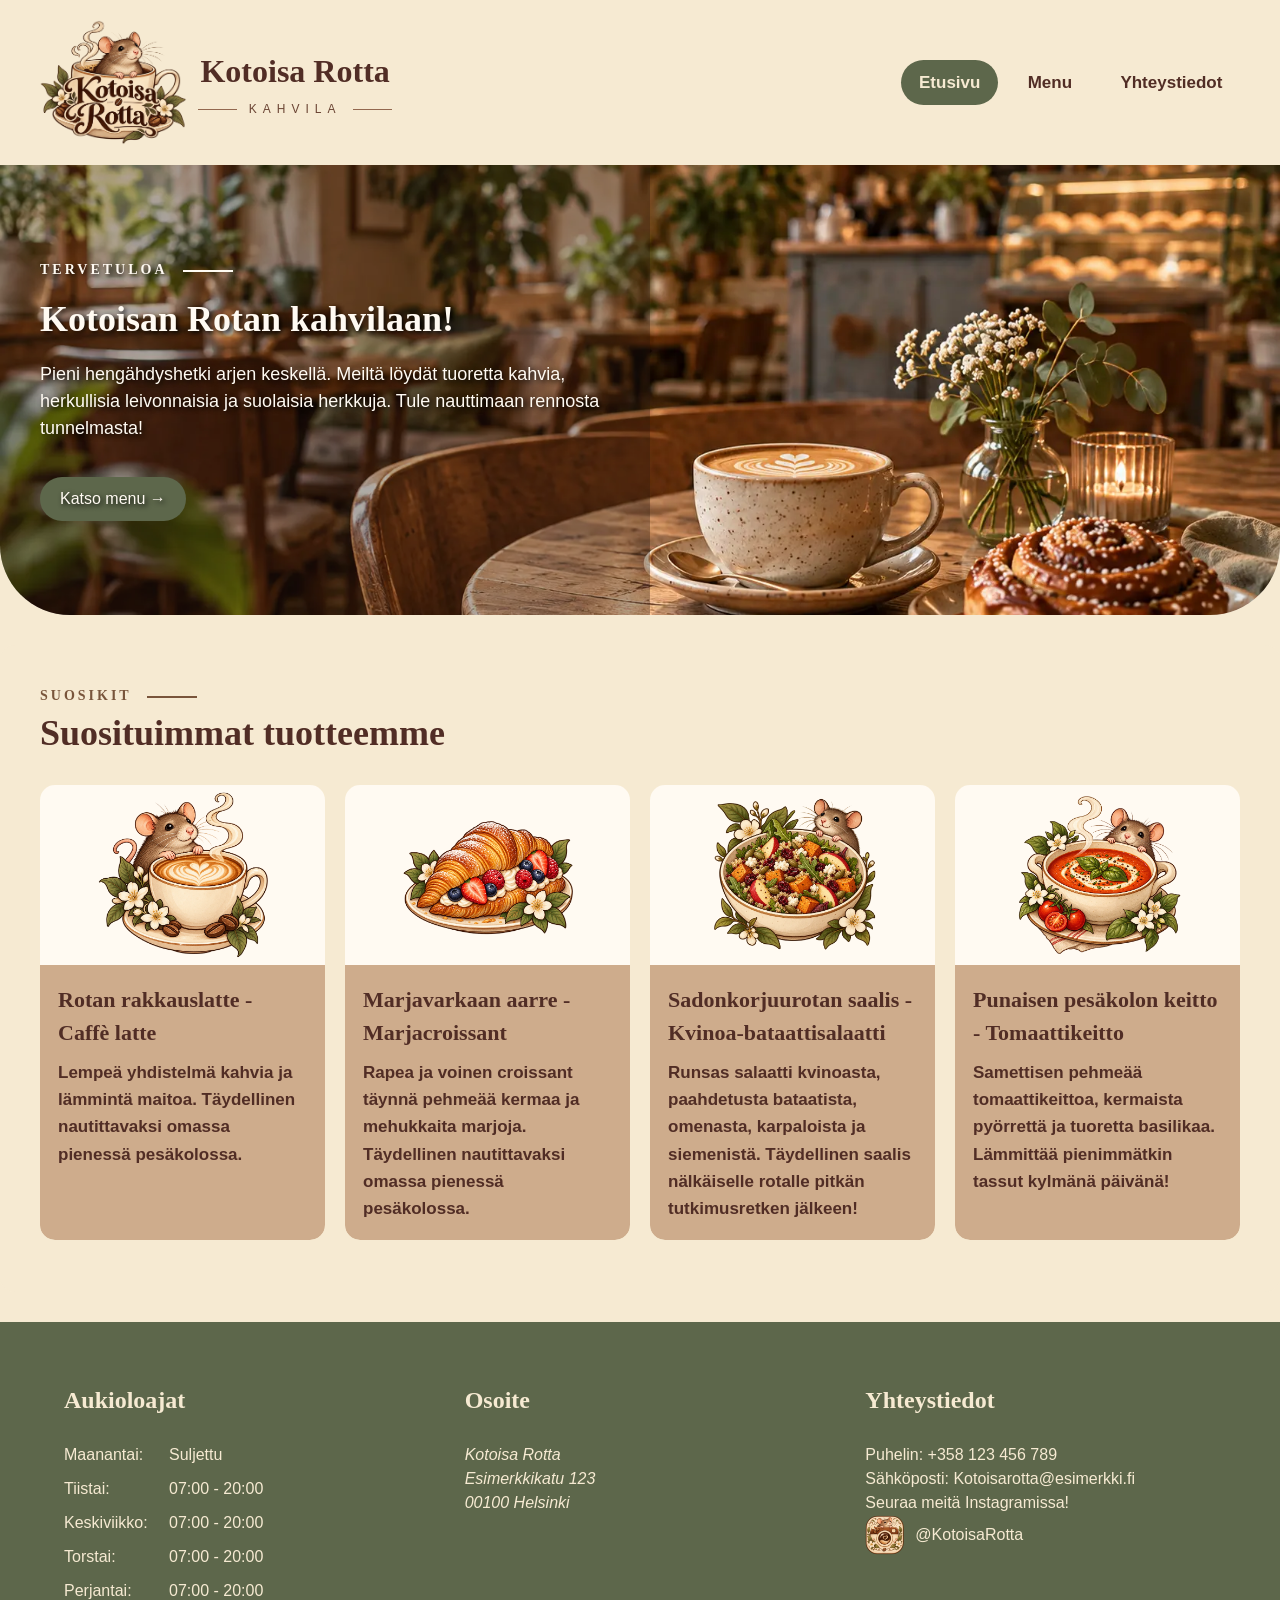
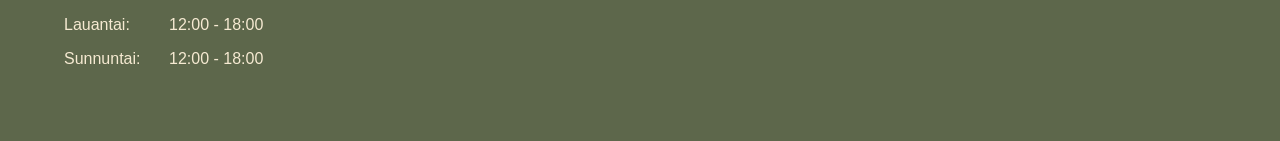
<file: index.html>
<!DOCTYPE html>
<html lang="fi">
<head>
    <meta charset="UTF-8">
    <meta name="viewport" content="width=device-width, initial-scale=1.0">
    <title>KotoisaRotta</title>
    <link rel="stylesheet" href="css/style.css">
</head>
<body>
    <header>

        <!-- Logo ja kahvilan nimi tulevat tässä. Näyttää hyvältä mutta ei varmasti parastaåa -->
        <div class="logo-alue">
            <img src="kuvat/Logo.webp" 
                alt="Kotoisa Rotta Logo"
                width="1254"
                height="1254">
            <div class="logo-teksti"> 
                <h1>Kotoisa Rotta</h1>
                <div class="kahvila-rivi"> 
                    <span>KAHVILA</span>
                </div>
            </div>
        </div>


        <!-- class="active" Tarkoitus on että se näyttää aktiiviselta eli valitulta sivulta! -->
        <nav>
           <a class="active" href="index.html">Etusivu</a>
            <a href="menu.html">Menu</a>
            <a href="yhteystiedot.html">Yhteystiedot</a>
        </nav>
    </header>

    <!-- Kahvilan esittely. teksi tulee kuvan päälle -->
    <main>
        <section class="esittely">
            <img src="kuvat/KahvilanKuva.webp"
                alt="Kotoisan Rotan viihtyisä kahvilatila"
                width="1672"
                height="941">

            <div class="esittely-teksti">

                <p class="tervetuloa">Tervetuloa</p>
                <h2>Kotoisan Rotan kahvilaan!</h2>

                <p>Pieni hengähdyshetki arjen keskellä.
                Meiltä löydät tuoretta kahvia, herkullisia
                leivonnaisia ja suolaisia herkkuja.
                Tule nauttimaan rennosta tunnelmasta!</p>

             <a href="menu.html">Katso menu →</a>

            </div>
        </section>  
    

    <!-- Tähän tulee tuotekortit esittely kaikista suosikki tuotteista -->

    <section class="suosikit">

        <div class="suosikki-otsikko">
            <div>
                <h3>SUOSIKIT</h3>
                <h2>Suosituimmat tuotteemme</h2>
            </div>
        </div>



        <!-- Tuotekaruselli -->
        <div class="karuselli">
       

        <!-- Tuotekortittien Grid -->
            <div class="tuotekortit" id="suosikki-karuselli">

                <article class="tuotekortti">
                    <img src="kuvat/Menu/latte.webp" 
                    alt="Latte"
                    width="1254"
                    height="1254">

                    <div class="kortti-teksti">
                        <h3>Rotan rakkauslatte - Caffè latte</h3>
                        <p>Lempeä yhdistelmä kahvia ja lämmintä maitoa. 
                        Täydellinen nautittavaksi omassa pienessä pesäkolossa.</p>
                    </div>
                </article>

                <article class="tuotekortti">
                    <img src="kuvat/Menu/Croisantti.webp" 
                    alt="Croisantti"
                    width="1254"
                    height="1254">
                    <div class="kortti-teksti">
                        <h3>Marjavarkaan aarre - Marjacroissant</h3>
                        <p>Rapea ja voinen croissant täynnä pehmeää kermaa ja mehukkaita marjoja. 
                        Täydellinen nautittavaksi omassa pienessä pesäkolossa.</p>
                    </div>
                </article>

                <article class="tuotekortti">
                    <img src="kuvat/Menu/syyssalaatti.webp" 
                    alt="syyssalaatti"
                    width="1254"
                    height="1254">
                    <div class="kortti-teksti">
                        <h3>Sadonkorjuurotan saalis - Kvinoa-bataattisalaatti</h3>
                        <p>Runsas salaatti kvinoasta, paahdetusta bataatista, omenasta, karpaloista ja siemenistä. 
                        Täydellinen saalis nälkäiselle rotalle pitkän tutkimusretken jälkeen!</p>
                    </div>
                </article>
        
                <article class="tuotekortti">
                    <img src="kuvat/Menu/tomaattikeitto.webp" 
                    alt="tomaattikeitto"
                    width="1254"
                    height="1254">
                    <div class="kortti-teksti">
                            <h3>Punaisen pesäkolon keitto - Tomaattikeitto</h3>
                            <p>Samettisen pehmeää tomaattikeittoa, kermaista pyörrettä ja tuoretta basilikaa.
                            Lämmittää pienimmätkin tassut kylmänä päivänä!</p>
                        </div>
                    </article>
                </div>       
            </div>
        </section>
    </main>

 
   <footer>
        <div class="footer-sisalto">

            <!-- Aukioloajat -->
            <div class="footer-osio">
                <h3>Aukioloajat</h3>
                <ol>
                    <li><span>Maanantai:</span> <span>Suljettu</span></li>
                    <li><span>Tiistai:</span> <span>07:00 - 20:00</span></li>
                    <li><span>Keskiviikko:</span> <span>07:00 - 20:00</span></li>
                    <li><span>Torstai:</span> <span>07:00 - 20:00</span></li>
                    <li><span>Perjantai:</span> <span>07:00 - 20:00</span></li>
                    <li><span>Lauantai:</span> <span>12:00 - 18:00</span></li>
                    <li><span>Sunnuntai:</span> <span>12:00 - 18:00</span></li>
                </ol>
            </div>

            <!-- sijainti -->
            <div class="footer-osio">
                <h3>Osoite</h3>
                <address>
                    <P>Kotoisa Rotta</P>
                    <p>Esimerkkikatu 123</p> 
                    <p>00100 Helsinki</p>
                </address>
    
            </div>
           

              <!-- Yhteystiedot ja Instagram -->
            <div class="footer-osio">
                <h3>Yhteystiedot</h3>

                <p>Puhelin: +358 123 456 789</p>
                <p>Sähköposti: Kotoisarotta@esimerkki.fi</p>

                <div class="sosiaalinen-media">
                    <p>Seuraa meitä Instagramissa!</p>

                    <div class="instagram-rivi">
                        <img src="kuvat/Kamera.webp"
                         alt=""
                         width="40"
                         height="40">
                        <span>@KotoisaRotta</span>
                    </div>
                </div>
            </div>
        </div>
    </footer>   
  
</body>
</html>
</file>
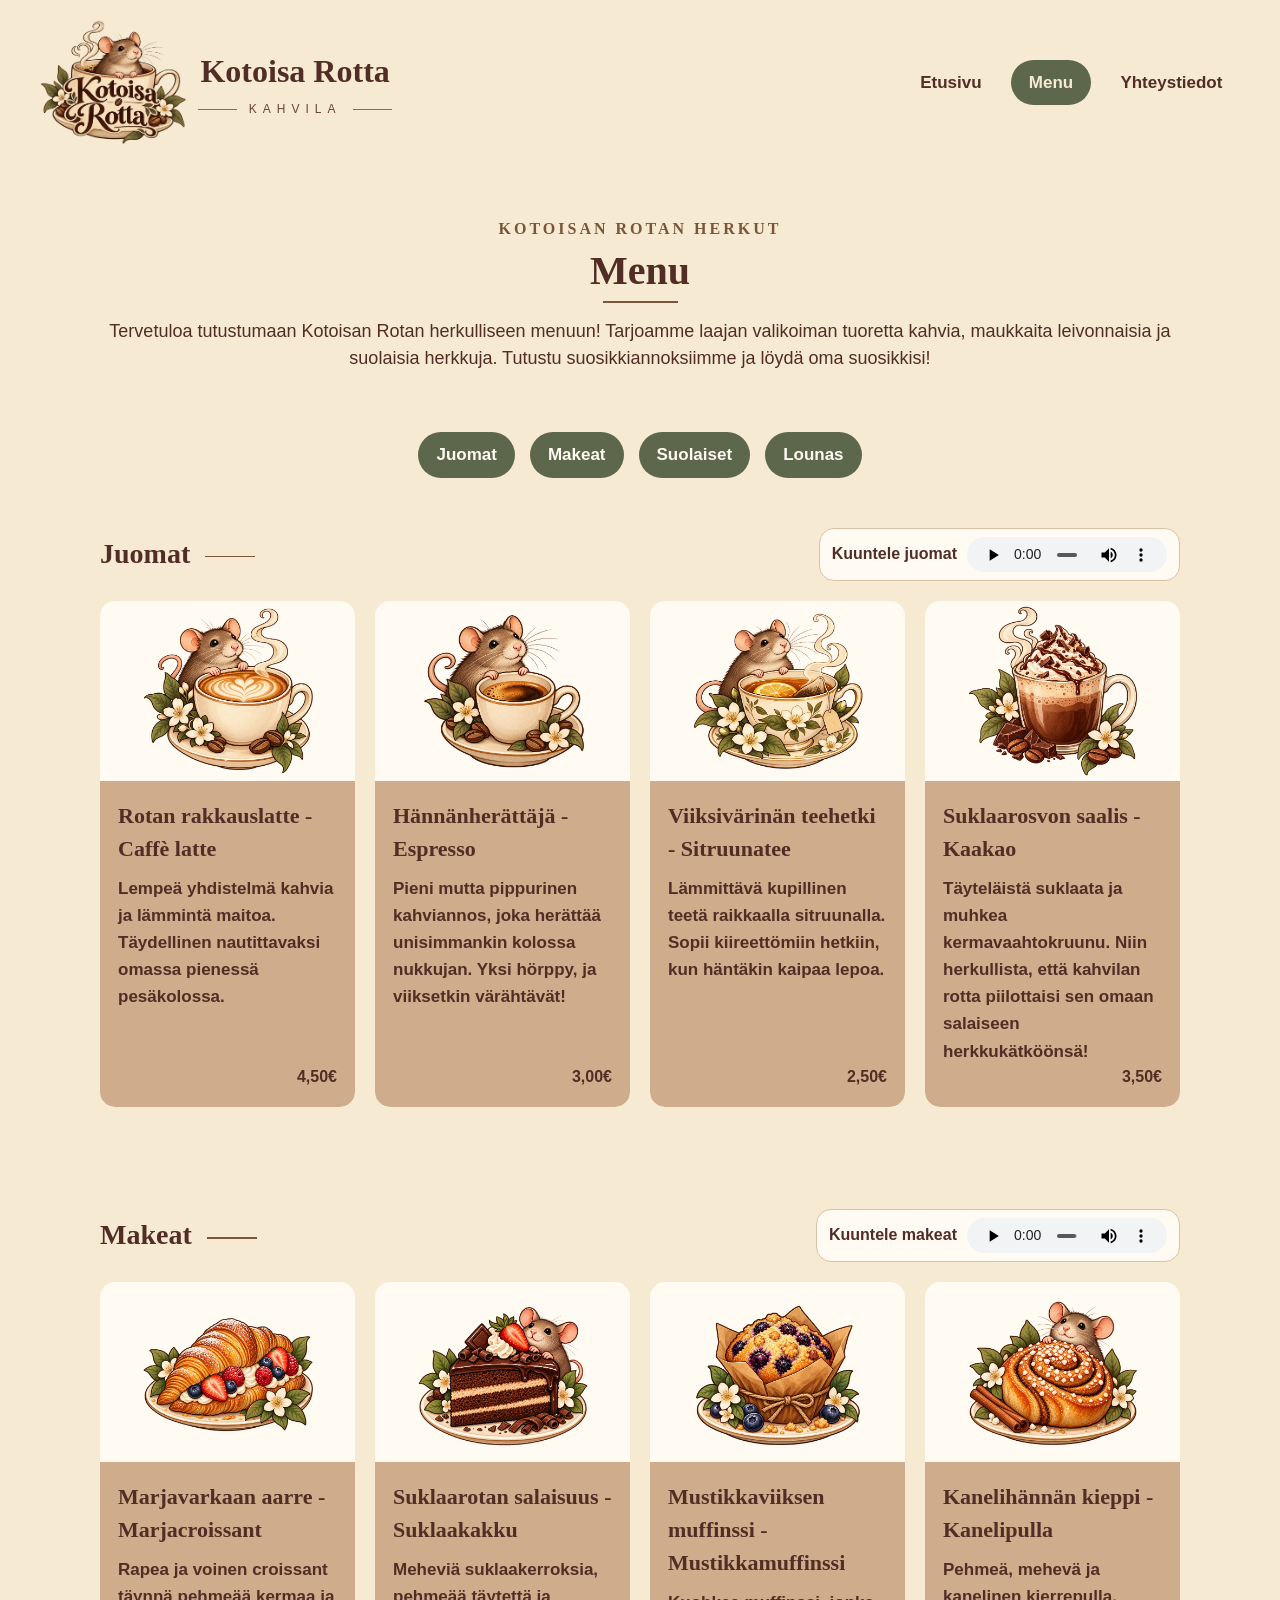
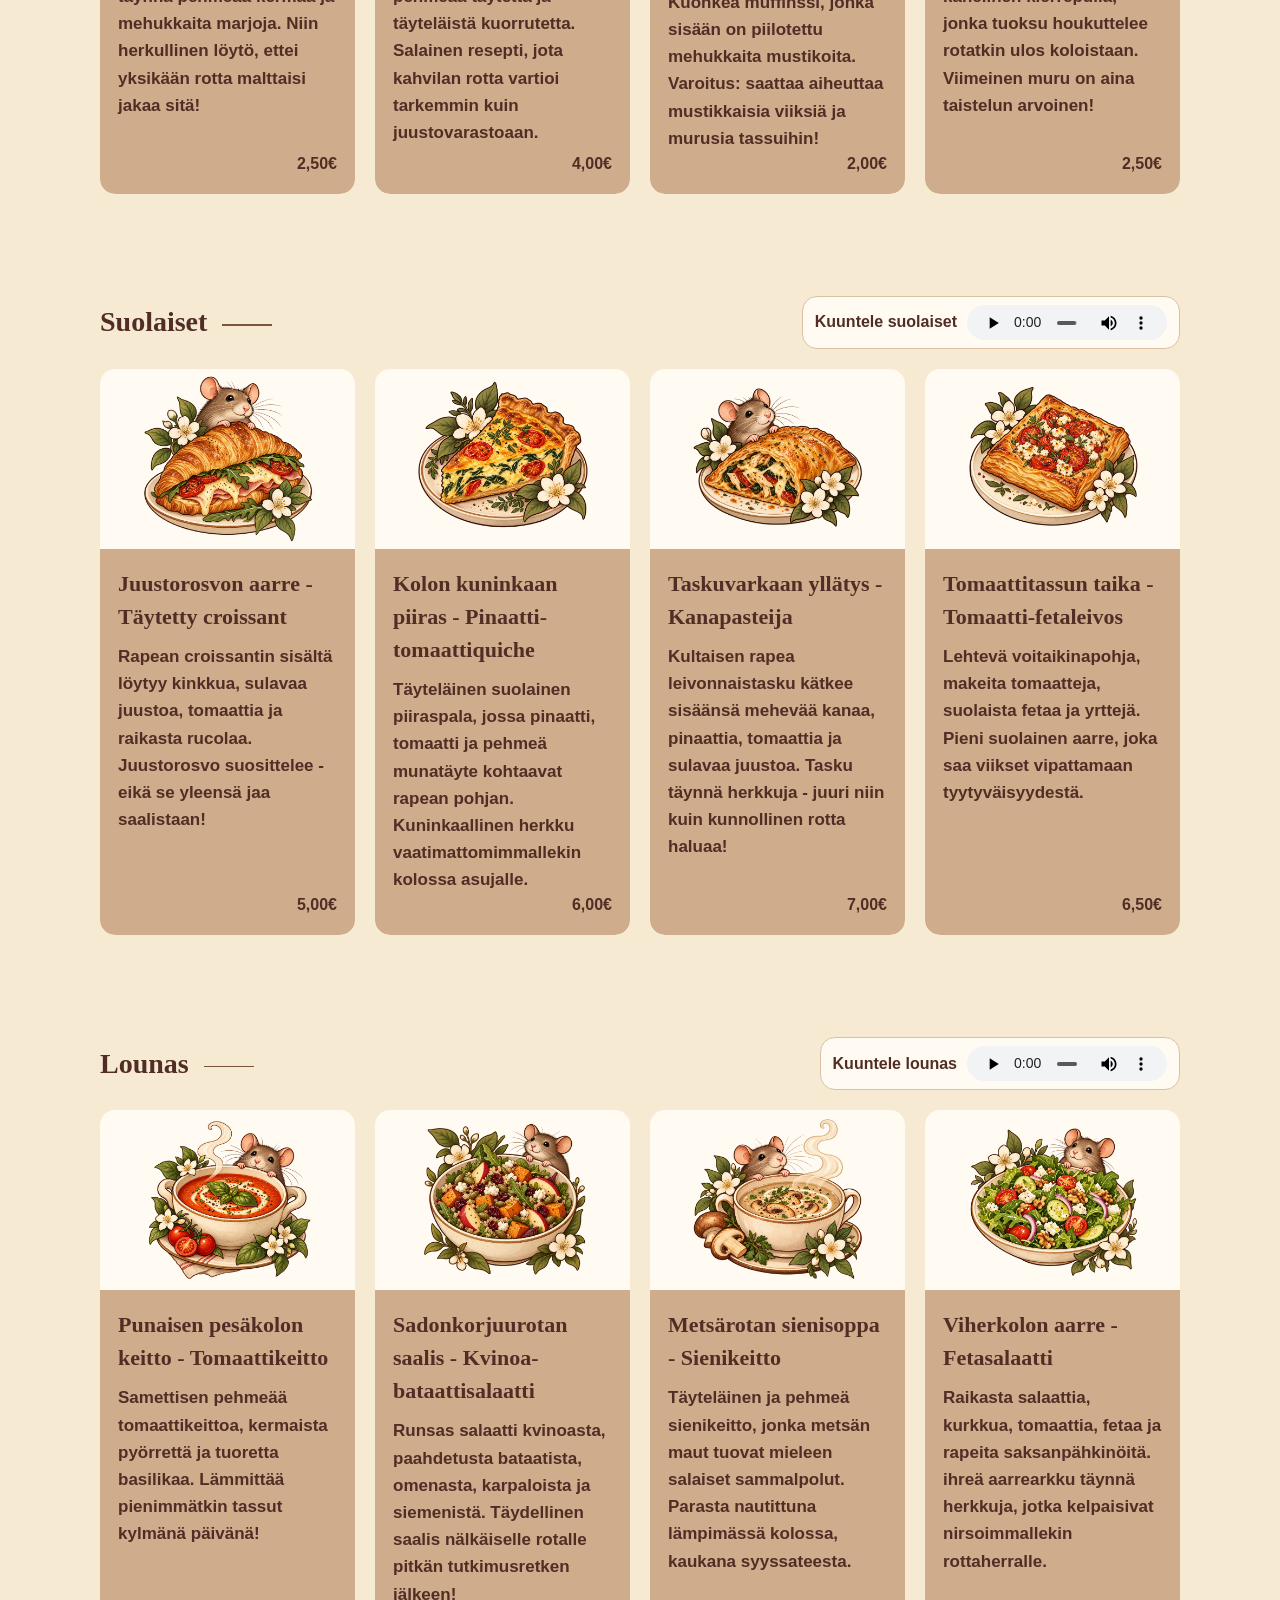
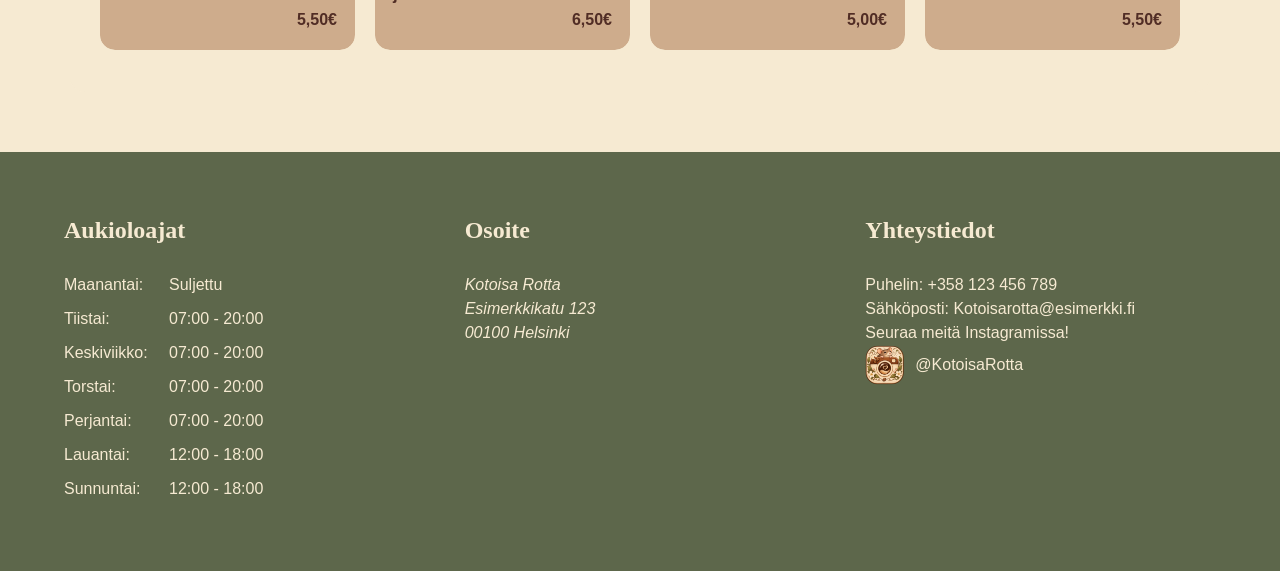
<file: menu.html>
<!DOCTYPE html>
<html lang="fi">
<head>
    <meta charset="UTF-8">
    <meta name="viewport" content="width=device-width, initial-scale=1.0">
    <title>KotoisaRotta</title>
    <link rel="stylesheet" href="css/style.css">
</head>

<body>
    <header>

    <!-- Logo ja kahvilan nimi tulevat tässä. Näyttää hyvältä mutta ei varmasti paras tapa toteuttaa -->
        <div class="logo-alue">
            
                <img src="kuvat/Logo.webp" 
                alt="Kotoisa Rotta Logo"
                width="1254"
                height="1254">

            <div class="logo-teksti"> 
                <h1>Kotoisa Rotta</h1>
                <div class="kahvila-rivi"> 
                    <span>KAHVILA</span>
                </div>
            </div>
        </div>


        <!-- class="active" Tarkoitus on että se näyttää aktiiviselta eli valitulta sivulta! -->
        <nav>
           <a href="index.html">Etusivu</a>
            <a class="active" href="menu.html">Menu</a>
            <a href="yhteystiedot.html">Yhteystiedot</a>
        </nav>
    </header>

    <main class="menu-sisalto">
    
        <!-- Menun esittely -->
        <section class="menu-esittely">
            <p class="koristeteksti">KOTOISAN ROTAN HERKUT</p>
            <h2>Menu</h2>
            <p>Tervetuloa tutustumaan Kotoisan Rotan herkulliseen menuun! 
                Tarjoamme laajan valikoiman tuoretta kahvia, maukkaita leivonnaisia ja suolaisia herkkuja. 
                Tutustu suosikkiannoksiimme ja löydä oma suosikkisi!</p>
        </section>

        <!-- Menu tuotekategoriat -->
        <nav class="menu-kategoriat" aria-label="Tuotekategoriat">
            <a href="#juomat">Juomat</a>
            <a href="#makeat">Makeat</a>
            <a href="#suolaiset">Suolaiset</a>
            <a href="#lounas">Lounas</a>
        </nav>

        <!-- Juomat -->
        <section class="menu-osio" id="juomat">

            <div class="menu-otsikko">
                <h2>Juomat</h2>

                <!-- Lisätään ääni-->
                <div class="menu-aanite">
                <span>Kuuntele juomat</span>
                
                <audio controls>
                    <source src="äänitteet/Juomat.mp3" type="audio/mpeg">
                    Selaimesi ei tue äänitteitä.
                </audio>
                </div>
            </div>

            <div class="menu-tuotteet">
                    <article class="tuotekortti">
                        <img src="kuvat/Menu/latte.webp" 
                        alt="Latte"
                        width="1254"
                        height="1254">
                        <div class="kortti-teksti">
                            <h3>Rotan rakkauslatte - Caffè latte</h3>
                            <p>Lempeä yhdistelmä kahvia ja lämmintä maitoa. 
                                Täydellinen nautittavaksi omassa pienessä pesäkolossa.</p>
                            <span class="hinta">4,50€</span>
                        </div>
                    </article>

                    <article class="tuotekortti">
                        <img src="kuvat/Menu/espresso.webp" 
                        alt="Espresso"
                        width="1254"
                        height="1254">
                        <div class="kortti-teksti">
                            <h3>Hännänherättäjä - Espresso</h3>
                            <p>Pieni mutta pippurinen kahviannos, joka herättää unisimmankin kolossa nukkujan. 
                                Yksi hörppy, ja viiksetkin värähtävät!</p>
                            <span class="hinta">3,00€</span>
                        </div>
                    </article>

                    <article class="tuotekortti">
                        <img src="kuvat/Menu/Tee.webp" 
                        alt="Tee"
                        width="1254"
                        height="1254">
                        <div class="kortti-teksti">
                            <h3>Viiksivärinän teehetki - Sitruunatee</h3>
                            <p>Lämmittävä kupillinen teetä raikkaalla sitruunalla. 
                                Sopii kiireettömiin hetkiin, kun häntäkin kaipaa lepoa.</p>
                            <span class="hinta">2,50€</span>
                        </div>
                    </article>

                    <article class="tuotekortti">
                        <img src="kuvat/Menu/kaakao.webp" 
                        alt="Kaakao"
                        width="1254"
                        height="1254">
                        <div class="kortti-teksti">
                            <h3>Suklaarosvon saalis - Kaakao</h3>
                            <p>Täyteläistä suklaata ja muhkea kermavaahtokruunu. 
                                Niin herkullista, että kahvilan rotta piilottaisi sen omaan salaiseen herkkukätköönsä!</p>
                            <span class="hinta">3,50€</span>
                        </div>
                    </article>
            </div>
        </section>

        <!-- Makeat -->
        <section class="menu-osio" id="makeat">

            <div class="menu-otsikko">
                <h2>Makeat</h2>

                <!-- Lisätään ääni -->
                <div class="menu-aanite">
                    <span>Kuuntele makeat</span>
                
                    <audio controls>
                    <source src="äänitteet/Makeat.mp3" type="audio/mpeg">
                    Selaimesi ei tue äänitteitä.
                 </audio>
                </div>
            </div>
            <div class="menu-tuotteet">
                    <article class="tuotekortti">
                        <img src="kuvat/Menu/Croisantti.webp" 
                        alt="Croisantti"
                        width="1254"
                        height="1254">
                        <div class="kortti-teksti">
                            <h3>Marjavarkaan aarre - Marjacroissant</h3>
                            <p>Rapea ja voinen croissant täynnä pehmeää kermaa ja mehukkaita marjoja. 
                                Niin herkullinen löytö, ettei yksikään rotta malttaisi jakaa sitä!</p>
                            <span class="hinta">2,50€</span>
                        </div>
                    </article>

                    <article class="tuotekortti">
                        <img src="kuvat/Menu/Kakku.webp" 
                        alt="Suklaakakku"
                        width="1254"
                        height="1254">
                        <div class="kortti-teksti">
                            <h3>Suklaarotan salaisuus - Suklaakakku</h3>
                            <p>Meheviä suklaakerroksia, pehmeää täytettä ja täyteläistä kuorrutetta. 
                                Salainen resepti, jota kahvilan rotta vartioi tarkemmin kuin juustovarastoaan.</p>
                            <span class="hinta">4,00€</span>
                        </div>
                    </article>

                    <article class="tuotekortti">
                        <img src="kuvat/Menu/Muffini.webp" 
                        alt="Muffinssi"
                        width="1254"
                        height="1254">
                        <div class="kortti-teksti">
                            <h3>Mustikkaviiksen muffinssi - Mustikkamuffinssi</h3>
                            <p>Kuohkea muffinssi, jonka sisään on piilotettu mehukkaita mustikoita. 
                                Varoitus: saattaa aiheuttaa mustikkaisia viiksiä ja murusia tassuihin!</p>
                            <span class="hinta">2,00€</span>
                        </div>
                    </article>

                    <article class="tuotekortti">
                        <img src="kuvat/Menu/Pulla.webp" 
                        alt="Pulla"
                        width="1254"
                        height="1254">
                        <div class="kortti-teksti">
                            <h3>Kanelihännän kieppi - Kanelipulla</h3>
                            <p>Pehmeä, mehevä ja kanelinen kierrepulla, jonka tuoksu houkuttelee rotatkin ulos koloistaan. 
                                Viimeinen muru on aina taistelun arvoinen!</p>
                            <span class="hinta">2,50€</span>
                        </div>
                    </article>
            </div>
        </section>

        <!-- Suolaiset -->
        <section class="menu-osio" id="suolaiset">
            <div class="menu-otsikko">
                <h2>Suolaiset</h2>
                <!-- Lisätään ääni -->
           
                <div class="menu-aanite">
                    <span>Kuuntele suolaiset</span>
                
                    <audio controls>
                    <source src="äänitteet/Suolaiset.mp3" type="audio/mpeg">
                    Selaimesi ei tue äänitteitä.
                    </audio>
                </div>
            </div>

            <div class="menu-tuotteet">
                    <article class="tuotekortti">
                        <img src="kuvat/Menu/SuolainenCroisantti.webp" 
                        alt="SuolainenCroisantti"
                        width="1254"
                        height="1254">
                        <div class="kortti-teksti">
                            <h3>Juustorosvon aarre - Täytetty croissant</h3>
                            <p>Rapean croissantin sisältä löytyy kinkkua, sulavaa juustoa, tomaattia ja raikasta rucolaa. 
                                Juustorosvo suosittelee - eikä se yleensä jaa saalistaan!</p>
                            <span class="hinta">5,00€</span>
                        </div>
                    </article>

                    <article class="tuotekortti">
                        <img src="kuvat/Menu/Quiche.webp" 
                        alt="Quiche"
                        width="1254"
                        height="1254">
                        <div class="kortti-teksti">
                            <h3>Kolon kuninkaan piiras - Pinaatti-tomaattiquiche</h3>
                            <p>Täyteläinen suolainen piiraspala, jossa pinaatti, tomaatti ja pehmeä munatäyte kohtaavat rapean pohjan.
                                Kuninkaallinen herkku vaatimattomimmallekin kolossa asujalle.</p>
                            <span class="hinta">6,00€</span>
                        </div>
                    </article>

                    <article class="tuotekortti">
                        <img src="kuvat/Menu/tasku.webp" 
                        alt="Tasku"
                        width="1254"
                        height="1254">
                        <div class="kortti-teksti">
                            <h3>Taskuvarkaan yllätys - Kanapasteija</h3>
                            <p>Kultaisen rapea leivonnaistasku kätkee sisäänsä mehevää kanaa, pinaattia, tomaattia ja sulavaa juustoa. 
                             Tasku täynnä herkkuja - juuri niin kuin kunnollinen rotta haluaa!</p>
                            <span class="hinta">7,00€</span>
                        </div>
                    </article>

                    <article class="tuotekortti">
                        <img src="kuvat/Menu/TomattiFetaLeivos.webp" 
                        alt="TomattiFetaLeivos"
                        width="1254"
                        height="1254">
                        <div class="kortti-teksti">
                            <h3>Tomaattitassun taika - Tomaatti-fetaleivos</h3>
                            <p>Lehtevä voitaikinapohja, makeita tomaatteja, suolaista fetaa ja yrttejä.
                                 Pieni suolainen aarre, joka saa viikset vipattamaan tyytyväisyydestä.</p>
                            <span class="hinta">6,50€</span>
                        </div>
                    </article>
            </div>
        </section>

        <!-- Lounas -->
        <section class="menu-osio" id="lounas">
            <div class="menu-otsikko">
                <h2>Lounas</h2>

                <!-- Lisätään ääni -->
                <div class="menu-aanite">
                    <span>Kuuntele lounas</span>
                    
                    <audio controls>
                        <source src="äänitteet/Lounas.mp3" type="audio/mpeg">
                        Selaimesi ei tue äänitteitä.
                    </audio>
                </div>
            </div>

            <div class="menu-tuotteet">
                <article class="tuotekortti">
                    <img src="kuvat/Menu/tomaattikeitto.webp" 
                    alt="Tomaattikeitto"
                    width="1254"
                    height="1254">
                    <div class="kortti-teksti">
                        <h3>Punaisen pesäkolon keitto - Tomaattikeitto</h3>
                        <p>Samettisen pehmeää tomaattikeittoa, kermaista pyörrettä ja tuoretta basilikaa.
                         Lämmittää pienimmätkin tassut kylmänä päivänä!</p>
                        <span class="hinta">5,50€</span>
                    </div>
                </article>

                <article class="tuotekortti">
                    <img src="kuvat/Menu/syyssalaatti.webp" 
                    alt="Syyssalaatti"
                    width="1254"
                    height="1254">
                    <div class="kortti-teksti">
                        <h3>Sadonkorjuurotan saalis - Kvinoa-bataattisalaatti</h3>
                        <p>Runsas salaatti kvinoasta, paahdetusta bataatista, omenasta, karpaloista ja siemenistä. 
                         Täydellinen saalis nälkäiselle rotalle pitkän tutkimusretken jälkeen!</p>
                        <span class="hinta">6,50€</span>
                    </div>
                </article>

                <article class="tuotekortti">
                    <img src="kuvat/Menu/Sienikeitt.webp" 
                    alt="Sienikeitto"
                    width="1254"
                    height="1254">
                    <div class="kortti-teksti">
                        <h3>Metsärotan sienisoppa - Sienikeitto</h3>
                        <p>Täyteläinen ja pehmeä sienikeitto, jonka metsän maut tuovat mieleen salaiset sammalpolut. 
                        Parasta nautittuna lämpimässä kolossa, kaukana syyssateesta.</p>
                        <span class="hinta">5,00€</span>
                    </div>
                </article>

                <article class="tuotekortti">
                    <img src="kuvat/Menu/salaatti.webp" 
                    alt="Salaatti"
                    width="1254"
                    height="1254">
                    <div class="kortti-teksti">
                        <h3>Viherkolon aarre - Fetasalaatti</h3>
                        <p>Raikasta salaattia, kurkkua, tomaattia, fetaa ja rapeita saksanpähkinöitä. 
                            ihreä aarrearkku täynnä herkkuja, jotka kelpaisivat nirsoimmallekin rottaherralle.</p>
                        <span class="hinta">5,50€</span>
                    </div>
                </article>
            </div>
        </section>
      
    </main>


 <footer>
        <div class="footer-sisalto">

            <!-- Aukioloajat -->
            <div class="footer-osio">
                <h3>Aukioloajat</h3>
                <ol>
                    <li><span>Maanantai:</span> <span>Suljettu</span></li>
                    <li><span>Tiistai:</span> <span>07:00 - 20:00</span></li>
                    <li><span>Keskiviikko:</span> <span>07:00 - 20:00</span></li>
                    <li><span>Torstai:</span> <span>07:00 - 20:00</span></li>
                    <li><span>Perjantai:</span> <span>07:00 - 20:00</span></li>
                    <li><span>Lauantai:</span> <span>12:00 - 18:00</span></li>
                    <li><span>Sunnuntai:</span> <span>12:00 - 18:00</span></li>
                </ol>
            </div>

            <!-- sijainti -->
            <div class="footer-osio">
                <h3>Osoite</h3>
                <address>
                    <P>Kotoisa Rotta</P>
                    <p>Esimerkkikatu 123</p> 
                    <p>00100 Helsinki</p>
                </address>
    
            </div>
           

              <!-- Yhteystiedot ja Instagram -->
            <div class="footer-osio">
                <h3>Yhteystiedot</h3>

                <p>Puhelin: +358 123 456 789</p>
                <p>Sähköposti: Kotoisarotta@esimerkki.fi</p>

                <div class="sosiaalinen-media">
                    <p>Seuraa meitä Instagramissa!</p>

                    <div class="instagram-rivi">
                        <img src="kuvat/Kamera.webp"
                         alt=""
                         width="40"
                         height="40">
                        <span>@KotoisaRotta</span>
                    </div>
                </div>
            </div>
        </div>
    </footer>  


</body>
</html>
</file>
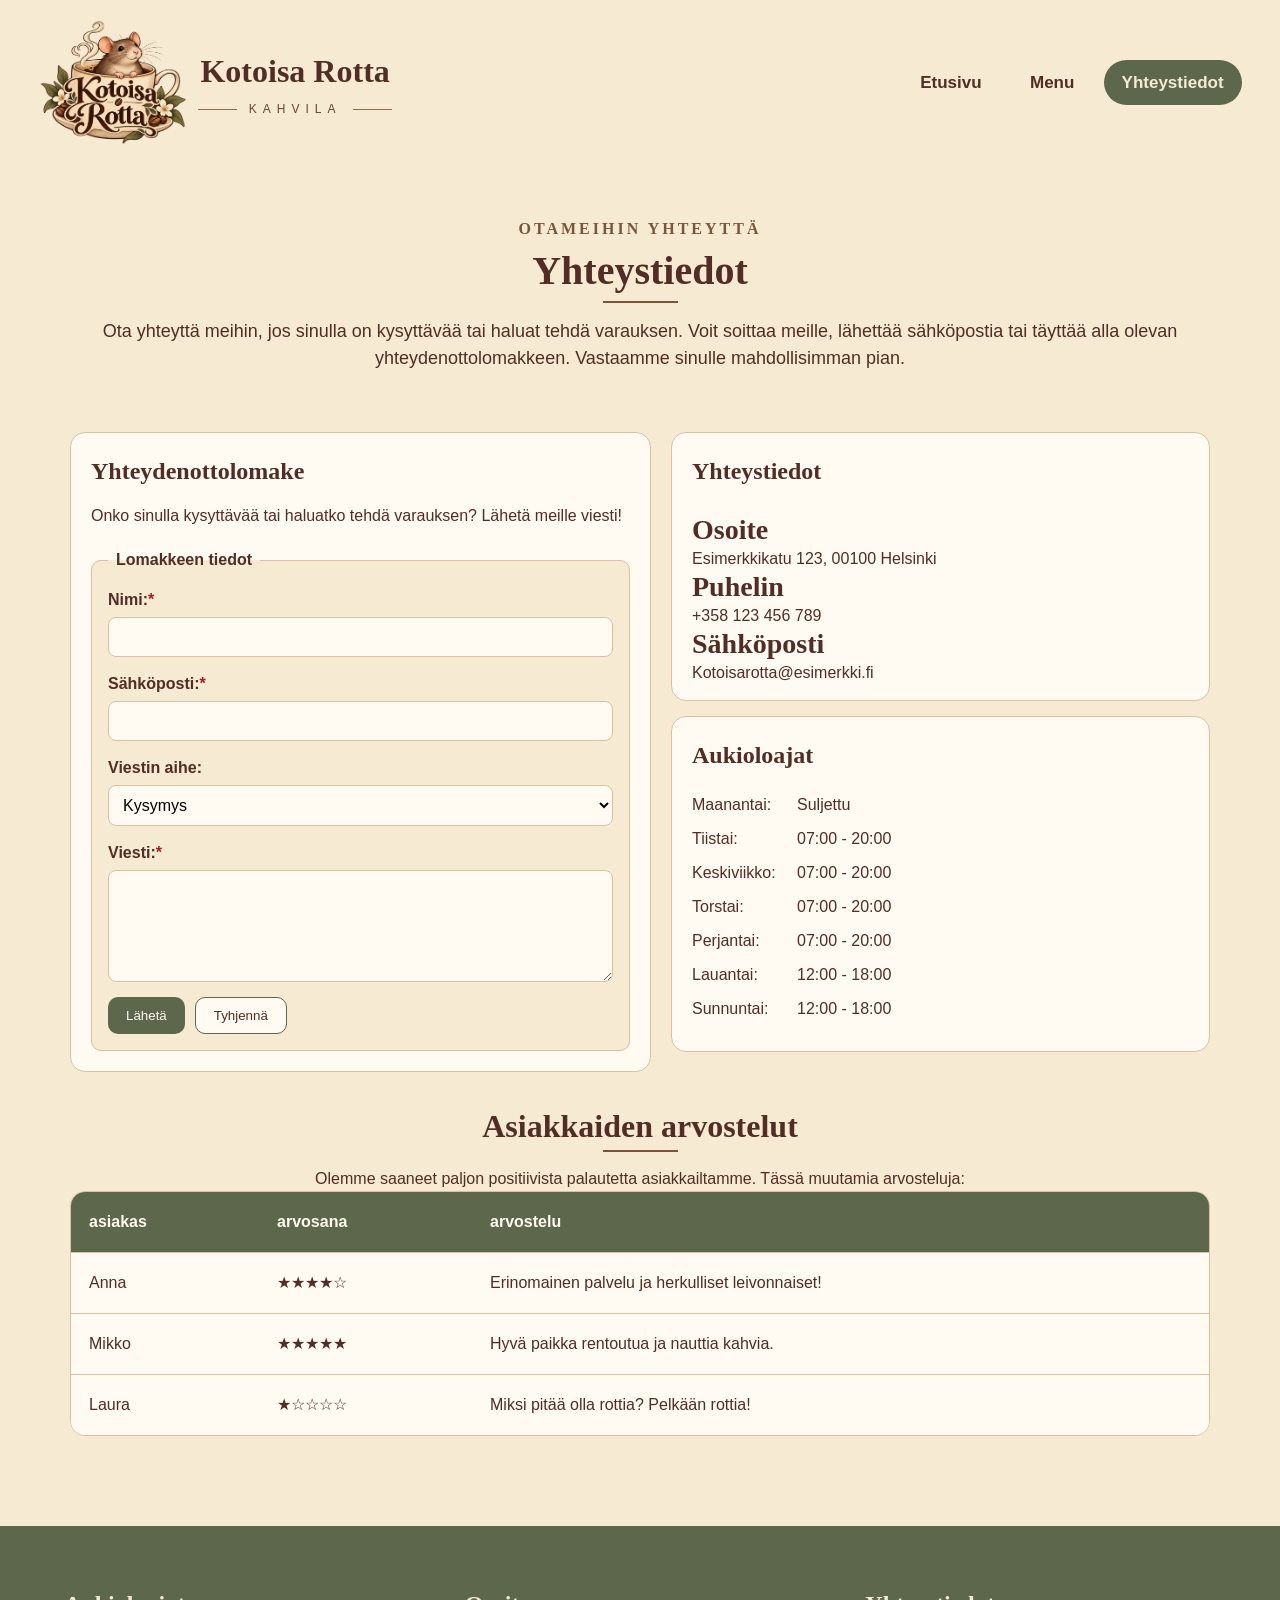
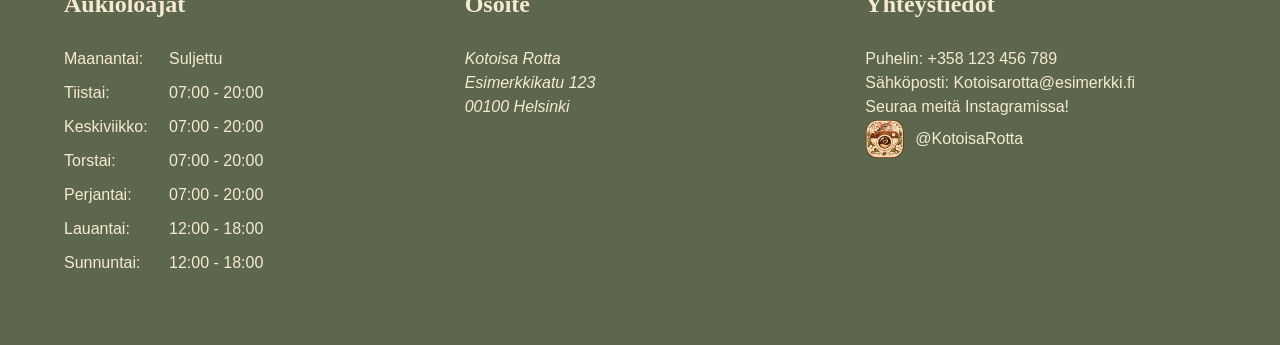
<file: yhteystiedot.html>
<!DOCTYPE html>
<html lang="fi">
<head>
    <meta charset="UTF-8">
    <meta name="viewport" content="width=device-width, initial-scale=1.0">
    <title>KotoisaRotta</title>
    <link rel="stylesheet" href="css/style.css">
</head>
<body>
    <header>

    <!-- Logo ja kahvilan nimi tulevat tässä. Näyttää hyvältä mutta ei varmasti paras tapa toteuttaa -->
        <div class="logo-alue">
                <img src="kuvat/Logo.webp" 
                alt="Kotoisa Rotta Logo"
                width="1254"
                height="1254">
    
            <div class="logo-teksti"> 
                <h1>Kotoisa Rotta</h1>
                <div class="kahvila-rivi"> 
                    <span>KAHVILA</span>
                </div>
            </div>
        </div>


        <!-- class="active" Tarkoitus on että se näyttää aktiiviselta eli valitulta sivulta! -->
        <nav>
            <a href="index.html">Etusivu</a>
            <a href="menu.html">Menu</a>
            <a class="active" href="yhteystiedot.html">Yhteystiedot</a>
        </nav>
    </header>

<main class="yhteystiedot-sisalto">
    <!-- yhteystiedot esittely -->

    <section class="yhteystiedot-esittely">
        <p class="koristeteksti">OTAMEIHIN YHTEYTTÄ</p>
        <h2>Yhteystiedot</h2>
        <p>Ota yhteyttä meihin, jos sinulla on kysyttävää tai haluat tehdä varauksen. 
            Voit soittaa meille, lähettää sähköpostia tai täyttää alla olevan yhteydenottolomakkeen. 
            Vastaamme sinulle mahdollisimman pian.</p>
    </section>

    <!-- yhteystiedot flex -->
    <div class="yhteystiedot-flex">

       
        <!-- Yhteydenottolomake -->
        <article class="lomake-laatikko">
            <h3>Yhteydenottolomake</h3>
             <p>Onko sinulla kysyttävää tai haluatko tehdä varauksen? Lähetä meille viesti!</p>
            
            
             <!-- Lomakkeen alku -->
            <form>
                <fieldset>
                    <legend>Lomakkeen tiedot</legend>

                    <!-- Nimi -->
                    <div class="kentta">
                        <label for="nimi">Nimi:<span class="pakollinen">*</span></label>
                        <input type="text" id="nimi" name="nimi" required>
                    </div>

                    <!-- Sähköposti -->
                    <div class="kentta">
                        <label for="sahkoposti">Sähköposti:<span class="pakollinen">*</span></label>
                        <input type="email" id="sahkoposti" name="sahkoposti" required>
                    </div>

                    <!-- Viestin aihe -->
                    <div class="kentta">
                        <label for="aihe">Viestin aihe:</label>
                        <select id="aihe" name="aihe">
                            <option value="kysymys">Kysymys</option>
                            <option value="varaus">Varaus</option>
                            <option value="palaute">Palaute</option>
                        </select>
                    </div>

                    <!-- Viesti -->
                
                    <div class="kentta">
                        <label for="viesti">Viesti:<span class="pakollinen">*</span></label>
                        <textarea id="viesti" name="viesti" rows="5" required></textarea>
                    </div>

                    <!-- Painikkeet -->
                    <div class="painikkeet">
                        <button type="submit" class="laheta">Lähetä</button>
                        <button type="reset" class="tyhjenna">Tyhjennä</button>
                    </div>
                </fieldset>
            </form>
           
        </article>

        <!-- Yhteystiedot oikealle -->

       <div class="yhteystiedot-oikea">

            <article class="yhteystiedot-laatikko">
             <h3>Yhteystiedot</h3>
             <h2> Osoite</h2>
             <p>Esimerkkikatu 123, 00100 Helsinki</p>
             <h2> Puhelin</h2>
             <p>+358 123 456 789</p>
             <h2> Sähköposti</h2>
             <p> Kotoisarotta@esimerkki.fi</p>
            </article>

            <!-- Aukioloajat -->
            <article class="aukioloajat-laatikko">
                <h3>Aukioloajat</h3>
                <ul class="aukioloajat">
                    <li><span>Maanantai: </span><span>Suljettu</span></li>
                    <li><span>Tiistai: </span><span>07:00 - 20:00</span></li>
                    <li><span>Keskiviikko: </span><span>07:00 - 20:00</span></li>
                    <li><span>Torstai: </span><span>07:00 - 20:00</span></li>
                    <li><span>Perjantai: </span><span>07:00 - 20:00</span></li>
                    <li><span>Lauantai: </span><span>12:00 - 18:00</span></li>
                    <li><span>Sunnuntai: </span><span>12:00 - 18:00</span></li>
                </ul>
            </article>
        </div>
    </div>

    <!-- Arvostelut -->
    <section class="arvostelut">
        
        <h2>Asiakkaiden arvostelut</h2>
        <p>Olemme saaneet paljon positiivista palautetta asiakkailtamme. Tässä muutamia arvosteluja:</p>

        <!-- Arvostelut taulukko -->
        <div class="arvostelut-taulukko">
            <table>
                <thead>
                    <tr>
                        <th>asiakas</th>
                        <th>arvosana</th>
                        <th>arvostelu</th>
                    </tr>
                </thead>
                <tbody>
                    <tr>
                        <td>Anna</td>
                        <td>★★★★☆</td>
                        <td>Erinomainen palvelu ja herkulliset leivonnaiset!</td>
                    </tr>
                    <tr>
                        <td>Mikko</td>
                        <td>★★★★★</td>
                        <td>Hyvä paikka rentoutua ja nauttia kahvia.</td>
                    </tr>
                    <tr>
                        <td>Laura</td>
                        <td>★☆☆☆☆</td>
                        <td>Miksi pitää olla rottia? Pelkään rottia!</td>
                    </tr>
                </tbody>
            </table>
        </div>
    </section>
                
</main>

   <footer>
        <div class="footer-sisalto">

            <!-- Aukioloajat -->
            <div class="footer-osio">
                <h3>Aukioloajat</h3>
                <ol>
                    <li><span>Maanantai:</span> <span>Suljettu</span></li>
                    <li><span>Tiistai:</span> <span>07:00 - 20:00</span></li>
                    <li><span>Keskiviikko:</span> <span>07:00 - 20:00</span></li>
                    <li><span>Torstai:</span> <span>07:00 - 20:00</span></li>
                    <li><span>Perjantai:</span> <span>07:00 - 20:00</span></li>
                    <li><span>Lauantai:</span> <span>12:00 - 18:00</span></li>
                    <li><span>Sunnuntai:</span> <span>12:00 - 18:00</span></li>
                </ol>
            </div>

            <!-- sijainti -->
            <div class="footer-osio">
                <h3>Osoite</h3>
                <address>
                    <P>Kotoisa Rotta</P>
                    <p>Esimerkkikatu 123</p> 
                    <p>00100 Helsinki</p>
                </address>
    
            </div>
           

              <!-- Yhteystiedot ja Instagram -->
            <div class="footer-osio">
                <h3>Yhteystiedot</h3>

                <p>Puhelin: +358 123 456 789</p>
                <p>Sähköposti: Kotoisarotta@esimerkki.fi</p>

                <div class="sosiaalinen-media">
                    <p>Seuraa meitä Instagramissa!</p>

                    <div class="instagram-rivi">
                        <img src="kuvat/Kamera.webp"
                         alt=""
                         width="40"
                         height="40">
                        <span>@KotoisaRotta</span>
                    </div>
                </div>
            </div>
        </div>
    </footer>   

</body>
</html>
</file>
<file: css/style.css>
/*----------------------------------------------------------------
Perusmuotoilu
----------------------------------------------------------------*/
 
* { 
    box-sizing: border-box; 
    margin: 0; 
    padding: 0; 
} 

/*Pehmeä vieritys neettisivunsisäisille linkeille*/

html {
    scroll-behavior: smooth;
} 

body {  
    font-family: Arial, Helvetica, sans-serif; 
    line-height: 1.5; 
    background-color: #f6ead2; 
    color: #512d25; 

} 



/* tekstit */
h1, h2, h3 {
    font-family: Georgia, "Times New Roman", serif;
    color: #512d25;
}

h1 {
    font-size: 32px;
}

h2 {
    font-size: 28px;
}

h3 {
    font-size: 24px;
}

/*----------------------------------------------------------------
Header
----------------------------------------------------------------*/
 
header { 
    background-color: #f6ead2; 
    padding: 20px 3% 12px; 
    display: flex; 
    justify-content: space-between; 
    align-items: center; 
    flex-wrap: wrap;
    row-gap: 35px;
} 
 

/* Logo ja kahvila nimi */ 
  
.logo-alue { 
    display: flex; 
    align-items: center; 
    gap: 10px;
    flex-wrap: nowrap;
} 
 
.logo-alue img { 
    width: clamp(125px, 16vw, 150px);
    max-width: 45vw; 
    height: auto; 
    object-fit: contain; 
 
} 
 
.logo-teksti { 
    display: flex; 
    flex-direction: column; 
    align-items: center; 
} 

/*Kahvilan nimi mukautuu näytönkokoon*/
.logo-teksti h1 {
    font-size: clamp(25px, 3.5vw, 32px);
}

/*kavila teksti otsikon alle. en ole varma onko oikein*/ 

.kahvila-rivi { 
    display: flex; 
    align-items: center; 
    justify-content: center; 
 
    gap: 12px; 
 
    margin-top: 5px; 
} 
 
.kahvila-rivi::before, 
.kahvila-rivi::after { 
    content: ""; 
 
    width: clamp(18px, 3vw, 45px); 
    height: 1px; 
 
    background-color: #93684f; 
} 
 
.kahvila-rivi span { 
    color: #6b4534; 
 
    font-size: 12px; 
    letter-spacing: clamp(2px, 0.5vw, 6px); 
} 

/* Navigaatio (Etusivu, menu, yhteystiedot) */ 
 
nav { 
    display: flex; 
    align-items: center; 
    gap: 10px;
    flex-wrap: nowrap;
} 
 
nav a { 
    display: inline-block;  
    text-decoration: none; 
    font-weight: bold; 
    color: #512d25;
    font-size: 17px; 
    padding: clamp(8px, 1.5vw, 20px);
    border-radius: 25px; 
 
} 
 
nav a.active { 
    background-color: #5d674b; 
    color: #f6ead2; 
    border-radius: 25px;
    padding: 10px 18px;
    white-space: nowrap;
} 


/* Yleiset sisältöalueet */ 
 
main { 
    width: 100%;
    margin: 0; 
    padding: 0;
}
 
section { 
    background-color: #fffaf2; 
    padding: 30px; 
    margin-bottom: 30px; 
    border: 1px solid #dcc0a4; 
    border-radius: 15px; 
}


/*----------------------------------------------------------------
Etusivu
----------------------------------------------------------------*/

/* Esittelyalue */

.esittely {
    position: relative;
    width: 100%;
    padding: 0;
    border: none;
    border-radius: 0 0 70px 70px;
    
    overflow: hidden;
    min-height: 450px;
    display: flex;
    margin-top: 8px;
}

/* Esittelyalueen kuva */

.esittely img {
    position: absolute;
    display: block;
    width: 100%;
    height: 100%;
    top: 0;
    left: 0;
    object-fit: cover;
}

/* Kuvan päälle tuleva teksti */

.esittely-teksti {
    position: relative;
    z-index: 1;

    width: 100%;
    max-width: 650px;

    display: flex;
    flex-direction: column;
    justify-content: center;
    align-items: flex-start;

    padding: 40px;

    background-color: rgba(40, 25, 15, 0.35);
    color: #fffaf2;
    text-shadow: 2px 2px 5px rgba(0, 0, 0, 0.9);
}


/* Esittelyalueen teksti otsikko */
.esittely-teksti h2 {
    color: #fffaf2;
    font-size: 36px;
    margin-bottom: 15px;
}

.esittely-teksti h3 {
    color: rgba(255, 250, 242, 0.75);
    font-size: 18px;
    letter-spacing: 4px;
    margin-bottom: 12px;
    text-transform: uppercase;
}

/*Luodaan oma tekstiluokka tervetuloa*/
.esittely-teksti .tervetuloa {
    font-family: Georgia, "Times New Roman", serif;
    font-size: 14px;
    font-weight: bold;
    letter-spacing: 3px;
    color: #fffaf2;
    margin-bottom: 12px;
    text-transform: uppercase;
}


/* Esittelyalueen teksti otsikon jälkeinen viiva*/
.esittely-teksti .tervetuloa::after {
    content: "";
    display: inline-block;
    width: 50px;
    height: 1.5px;
    background-color: #fffaf2;
    margin-left: 15px;
    vertical-align: middle;
}

/* Esittelyalueen teksti kappale */
.esittely-teksti p {
    font-size: 18px;
    line-height: 1.5;
    margin-bottom: 15px;
}

/* Menu-linkki */

.esittely-teksti a {
    display: inline-block;
    margin-top: 20px;
    padding: 10px 20px;

    background-color: #5d674b;
    color: #fffaf2;
    text-decoration: none;
    border-radius: 25px;
}


/* Tuotekortit */

/*suosikit-osio*/
.suosikit {
    background-color: #f6ead2;
    padding: 40px;
    border: none;
}

/*otsikot ja muut tekstit*/
.suosikki-otsikko {
    display: grid;
    grid-template-columns: 2fr 1fr;
    gap: 30px;
    align-items: center;
    margin-bottom: 25px;
}

.suosikki-otsikko h2 {
    font-size: 36px;
    
}

.suosikki-otsikko h3 {
    font-size: 14px;
    letter-spacing: 3px;
    color:#79553b;
}

.suosikki-otsikko h3::after {
    content: "";
    display: inline-block;
    width: 50px;
    height: 1.5px;
    background-color: #79553b;
    margin-left: 15px;
    vertical-align: middle;
}

.suosikki-otsikko p {
    font-size: 16px;
}


/*tuote karuselli*/
.karuselli {
    position: relative;
    width: 100%;
}

/* Tuotekorttien grid */

.tuotekortit {
    display: grid;
    grid-auto-flow: column;
    grid-auto-columns: max(260px, calc((100% - 60px) / 4));
    gap: 20px;

    overflow-x: auto;
    scroll-snap-type: x mandatory;
    scroll-behavior: smooth;

    padding-bottom: 12px;

    scrollbar-width: thin;
    scrollbar-color: #5d674b #f6ead2;
}

/* Vierityspalkin ulkoasu */

.tuotekortit::-webkit-scrollbar {
    height: 6px;
}

.tuotekortit::-webkit-scrollbar-track {
    background-color: #f6ead2;
}

.tuotekortit::-webkit-scrollbar-thumb {
    background-color: #5d674b;
    border-radius: 10px;
}

.tuotekortit::-webkit-scrollbar-thumb:hover {
    background-color: #6b4534;
}


/* Tuotekortit */
.tuotekortti {

    display: flex;
    flex-direction: column;
    background-color: transparent;
    border-radius: 15px;
    overflow: hidden;
}

/* Tuotekortin kuva */
.tuotekortti img {
    display: block;
    width: 100%;
    height: 180px;
    object-fit: contain;
    background-color: #fffaf2;
    padding: 5px;
}

/*Tuotekortin tekstiruutu*/
.kortti-teksti {
    background-color: #bd926db0;
    padding: 18px;
    min-height: 150px;
    border-radius: 0 0 15px 15px;
    flex: 1;
    display: flex;
    flex-direction: column;
}

/*tuoteekortin hinnat*/
.hinta {
    display: block;
    margin-top: auto;
    text-align: right;
    font-weight: bold;
}

.tuotekortti h3 {
    font-size: 22px;
    margin-bottom: 10px;
    color: #512d25;
}

.tuotekortti p {
    font-size: 17px;
    line-height: 1.6;
    margin: 0;
    font-weight: bold;
}


/*----------------------------------------------------------------
Menu
----------------------------------------------------------------*/

.menu-sisalto {
    width: 100%;
    max-width: 1200px;
    margin: 0 auto;
    padding: 30px;
}

.menu-esittely {
    text-align: center;
    background-color: #f6ead2;
    border: none;
}
    


/*Tekstit menu sivulla*/


.menu-esittely .koristeteksti {
    font-family: Georgia, "Times New Roman", serif;
    font-size: 16px;
    font-weight: bold;
    letter-spacing: 3px;
    color: #79553b;
}

.menu-esittely h3 {
    font-size: 16px;
    letter-spacing: 3px;
    color: #79553b;
    margin-bottom: 10px;
}

.menu-esittely h2 {
    font-size: 40px;
    margin-bottom: 10px;
}

/* Menu-pääotsikon viiva */
.menu-esittely h2::after {
    content: "";
    display: block;
    width: 75px;
    height: 2px;
    background-color: #79553b;
    margin: 0 auto 15px;
}

.menu-esittely p {
    font-size: 18px;
}




/* Tuotekategoriat */

.menu-kategoriat {
    display: flex;
    flex-wrap: wrap;
    justify-content: center;
    gap: 15px;
    margin-bottom: 20px;
}

.menu-kategoriat a {
    
    background-color: #5d674b;
    color: #fffaf2;
    border-radius: 25px;
    padding: 10px 18px;
    white-space: nowrap;  
}

/* yksittäinen tuoteryhmä */

.menu-osio {
    background-color: #f6ead2;
    border: none;
}

.menu-osio h2 {
    margin-bottom: 25px;
}

/* Menu-otsikoiden viiva */
.menu-osio h2::after {
    content: "";
    display: inline-block;
    width: 50px;
    height: 1.5px;
    background-color: #79553b;
    margin-left: 15px;
    vertical-align: middle;
}

/* tuotteiden grid */

.menu-tuotteet {
    display: grid;
    grid-auto-flow: column;
    grid-auto-columns: max(200px, calc((100% - 60px) / 4));
    gap: 20px;

    overflow-x: auto;
    scroll-snap-type: x mandatory;
    scroll-behavior: smooth;

    padding-bottom: 12px;

    scrollbar-width: thin;
    scrollbar-color: #5d674b #f6ead2;
}

/* Menu äänitteet */

.menu-otsikko {
    display: flex;
    align-items: center;
    justify-content: space-between;
    flex-wrap: wrap;
    gap: 15px;
    margin-bottom: 20px;
}

.menu-otsikko h2 {
    margin: 0;
    white-space: nowrap;
}

.menu-aanite {
    display: flex;
    align-items: center;
    gap: 10px;
    margin-left: auto;

    background-color: #fffaf2;
    padding: 8px 12px;
    border: 1px solid #dcc0a4;
    border-radius: 15px;
}

.menu-aanite span {
    font-size: 16px;
    font-weight: bold;
    color: #512d25;
    white-space: nowrap;
    margin-bottom: 0px;
}

.menu-aanite audio {
    width: 200px;
    height: 35px;
}



/*----------------------------------------------------------------
Yhteystiedot
----------------------------------------------------------------*/

/* yhteystiedot sisältö */
.yhteystiedot-sisalto {
    width: 100%;
    max-width: 1200px;
    margin: 0 auto;
    padding: 30px;
}

/*Sivu esittely */
.yhteystiedot-esittely {
    text-align: center;
    background-color: #f6ead2;
    border: none;
}

/* Tekstit yhteystiedot sivulla */

/* Yhteystiedot-sivun koristeellinen teksti */
.yhteystiedot-esittely .koristeteksti {
    font-family: Georgia, "Times New Roman", serif;
    font-size: 16px;
    font-weight: bold;
    letter-spacing: 3px;
    color: #79553b;
}


.yhteystiedot-esittely h2 {
    font-size: 40px;
    margin-bottom: 10px;
}

/* Yhteystiedot-otsikon viiva */
.yhteystiedot-esittely h2::after {
    content: "";
    display: block;
    width: 75px;
    height: 2px;
    background-color: #79553b;
    margin: 0 auto 15px;
}

.yhteystiedot-esittely p {
    font-size: 18px;
}

/* Yhteystietojen pääasettelu Flexboxilla */
.yhteystiedot-flex {
    display: flex;
    flex-wrap: wrap;
    gap: 20px;

    background-color: #f6ead2;
    border: none;
    padding: 0;
}

/* Vasemman ja oikean sisältöalueen leveydet */

.lomake-laatikko,
.yhteystiedot-oikea {
    flex: 1;
    min-width: 250px;
}


/*Laatikot oikealla*/
.yhteystiedot-oikea {
    display: flex;
    flex-direction: column;
    gap: 15px;
}


/* Yhteystiedot laatikot */

.yhteystiedot-laatikko {
    background-color: #fffaf2;
    border: 1px solid #dcc0a4;
    border-radius: 15px;
    padding: 20px;
}

.yhteystiedot-laatikko h3 {
    font-size: 24px;
    margin-bottom: 20px;
}

.yhteystiedot-laatikko p {
    font-size: 16px;
    line-height: 15px;
}

/*Lomake*/


/*lomakeen laatikko*/
.lomake-laatikko {
    background-color: #fffaf2;
    border: 1px solid #dcc0a4;
    border-radius: 15px;
    padding: 20px;
}
.lomake-laatikko h3 {
    margin-bottom: 15px;
}

/*Lomakkeen sijainti laatikon sisällä*/
.lomake-laatikko form {
    margin-top: 20px;
}

/*Lomakkeen kenttäryhmä*/
.lomake-laatikko fieldset {
    background-color: #f6ead2;
    border: 1px solid #dcc0a4;
    border-radius: 10px;
    padding: 16px;
}

/*kenttäryhmän otsikko*/
.lomake-laatikko legend {
    font-weight: bold;
    color: #512d25;
    padding: 0 8px;
}

/*Lomakkeen yksittäiet kentät*/
.kentta {
    margin-bottom: 15px;
}

/*Kentän nimi testikentän yläpuolella*/
.kentta label {
    display: block;
    font-weight: bold;
    margin-bottom: 5px;
}

/*tekstikeenttien ulokoasu*/
.lomake-laatikko input,
.lomake-laatikko select,
.lomake-laatikko textarea {
    display: block;
    width: 100%;
    padding: 10px;

    background-color: #fffaf2;
    border: 1px solid #dcc0a4;
    border-radius: 8px;

    font-family: Arial, Helvetica, sans-serif;
    font-size: 16px;
}

/*pakollisen kentän tähti */
.pakollinen {
    color: #a11c24;
}

/*Painikkeiden aseteelu*/
.painikkeet {
    display: flex;
    flex-wrap: wrap;
    gap: 10px;
    margin-top: 10px;
} 

/*lähetä painike*/
.lomake-laatikko button {
    padding: 10px 18px;
    background-color: #5d674b;
    color: #fffaf2;
    border: none;
    border-radius: 10px;
    cursor: pointer;
}

/*Painike hiiren olleessa sen päällä*/

.lomake-laatikko button:hover {
    background-color: #6b4534;
}

/*Tyhjennä painike*/
.lomake-laatikko .tyhjenna {
    background-color: #fffaf2;
    color: #512d25;
    border: 1px solid #5d674b;
}

.lomake-laatikko .tyhjenna:hover {
    background-color: #5d674b;
    color: #fffaf2;
   
}


/* Aukioloajat */

.aukioloajat-laatikko {
    background-color: #fffaf2;
    border: 1px solid #dcc0a4;
    border-radius: 15px;
    padding: 20px;
}

.aukioloajat {
   list-style: none;
   margin-top: 20px;
}

.aukioloajat li {
    display: grid;
    grid-template-columns: 100px 1fr;
    gap: 5px;
    margin-bottom: 10px;
}


.yhteystiedot-esittely li span:last-child {
    text-align: right;
}

/* Arvostelut */

.arvostelut {
    background-color: #f6ead2;
    border: none;
    text-align: center;
    padding-left: 0;
    padding-right: 0;
}

.arvostelut h2 {
    font-size: 32px;
    margin-bottom: 10px;
}

arvostelut p {
    margin-bottom: 20px;
}

/* Arvostelut otsikon viiva */
.arvostelut h2::after {
    content: "";
    display: block;
    width: 75px;
    height: 2px;
    background-color: #79553b;
    margin: 0 auto 15px;
}


/*Taulukon ulkoasu*/


/* taulukon ulkoreuna */
.arvostelut-taulukko {
    border: 1px solid #dcc0a4;
    border-radius: 15px;
    overflow-x: auto;
    max-width: 100%;
    margin: 0 auto;
}

/* taulukon tausta ja leveys*/
.arvostelut table {
    width: 100%;
    border-collapse: collapse;
    background-color: #fffaf2;
}

/*taulukon solut*/
.arvostelut th,
.arvostelut td {
    padding: 18px;
    text-align: left;
    border-bottom: 1px solid #dcc0a4;
}

/* otsikko sivit */
.arvostelut thead {
    background-color: #5d674b;
    color: #fffaf2;
}

/*Viimeisen rivin alareuna ei näy*/
.arvostelut tbody tr:last-child td {
    border-bottom: none;
}




/*----------------------------------------------------------------
Footer
----------------------------------------------------------------*/
 
footer { 
    width: 100%; 
    background-color: #5d674b; 
    color: #f6ead2; 
    padding: 60px 5%; 
    margin-top: 0; 
 
} 
 
footer h3 { 
    color: #f6ead2; 
    margin-bottom: 25px;
}

/* Footterissa olevat aukiolojat */
footer ol { 
    list-style: none; 
    padding-left: 0; 
    margin-top: 20px;
}

footer li { 
    margin-bottom: 10px; 
    display: grid; 
    grid-template-columns: 100px 1fr; 
    gap: 5px; 
}


.instagram-rivi {
    display: flex;
    gap: 10px;
    align-items: center;
}

.instagram-rivi img {
    max-width: 100%;
    height: auto;
    object-fit: contain;
}

/* Footerin osioiden asettelu gridillä */

.footer-sisalto {
    display: grid;
    grid-template-columns: repeat(auto-fit, minmax(220px, 1fr));
    gap: 50px;
    max-width: 1200px;
    margin: 0 auto;
}

/*----------------------------------------------------------------
Responsiivisuus
----------------------------------------------------------------*/

@media (max-width: 768px) {

    /* Suosikit-otsikon Grid */
    .suosikki-otsikko {
        grid-template-columns: 1fr;
    }

    /* Menun äänitteet */
    .menu-aanite {
        max-width: 100%;
        flex-wrap: wrap;
    }

    /* Footerin osioiden välit */
    .footer-sisalto {
        gap: 30px;
    }
}

/* Puhelimet */

@media (max-width: 480px) {

    /* Navigaatio */
    header nav {
        width: 100%;
        justify-content: flex-start;
        flex-wrap: wrap;
        gap: 5px;
    }

    header nav a {
        font-size: 15px;
        padding: 8px 10px;
    }

    header nav a.active {
        padding: 8px 12px;
    }

    /* Menu- ja Yhteystiedot-sivujen reunat */
    .menu-sisalto,
    .yhteystiedot-sisalto {
        padding: 12px;
    }

    /* Etusivun esittely */
    .esittely-teksti {
        padding: 20px;
    }

    .esittely-teksti h2 {
        font-size: 28px;
    }

    /* Suosikit */
    .suosikit {
        padding: 20px;
    }

    .suosikki-otsikko h2 {
        font-size: 28px;
    }

    /* Menun ja yhteystietojen otsikot */
    .menu-esittely h2,
    .yhteystiedot-esittely h2 {
        font-size: 32px;
    }

    /* Menu-äänitteet */
    .menu-aanite {
        width: 100%;
        margin-left: 0;
    }

    .menu-aanite audio {
        width: 100%;
        max-width: 100%;
    }

    /* Arvostelutaulukko */
    .arvostelut th,
    .arvostelut td {
        padding: 10px;
    }
}
</file>
